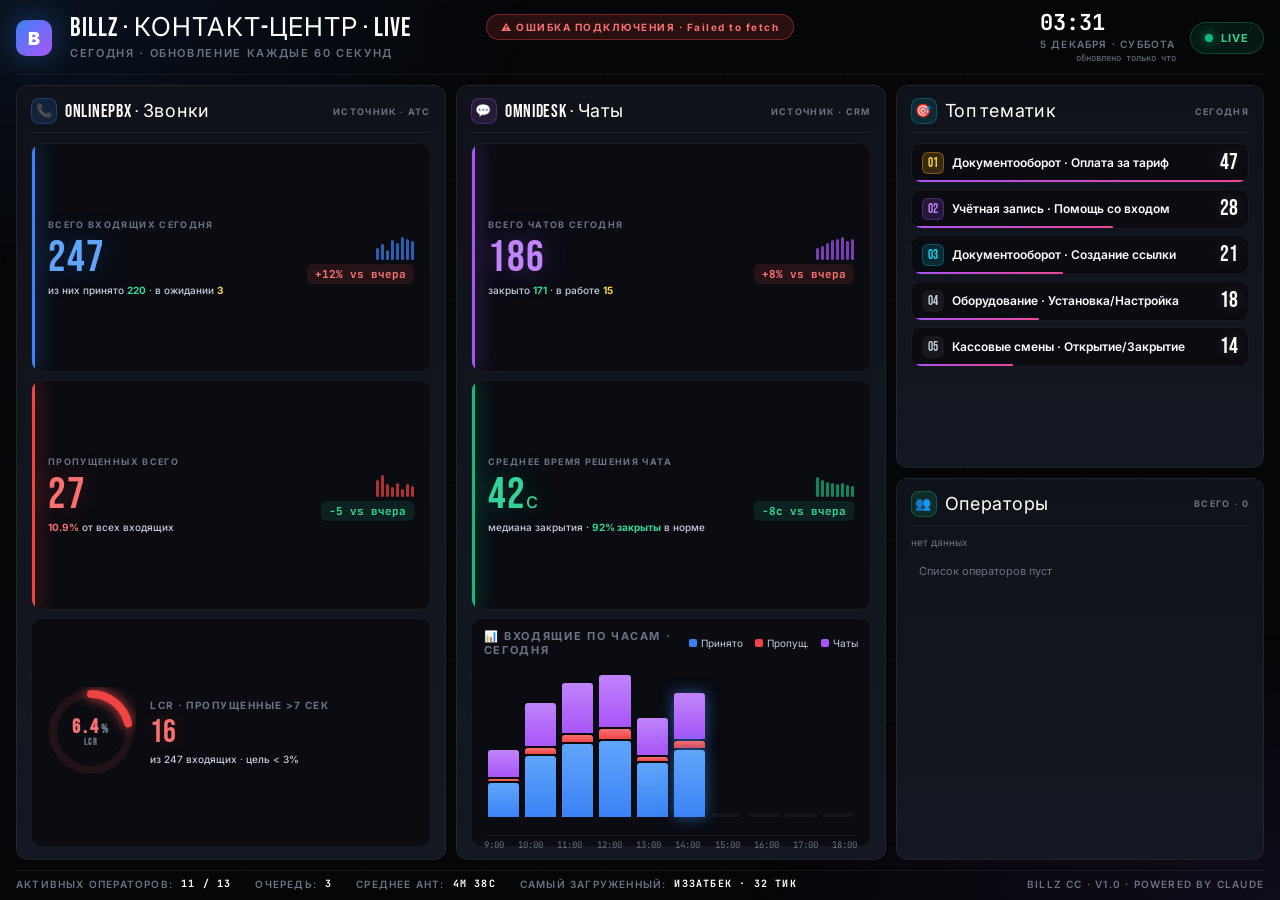
<file: live.html>
<!DOCTYPE html>
<html lang="ru">
<head>
<meta charset="UTF-8">
<meta name="viewport" content="width=device-width, initial-scale=1.0">
<title>BILLZ CC · LIVE</title>
<link rel="preconnect" href="https://fonts.googleapis.com">
<link rel="preconnect" href="https://fonts.gstatic.com" crossorigin>
<link href="https://fonts.googleapis.com/css2?family=Bebas+Neue&family=Inter:wght@400;600;700;800;900&family=JetBrains+Mono:wght@400;500;700&display=swap" rel="stylesheet">
<style>
:root {
  --bg: #050608;
  --bg2: #0A0C12;
  --card: #0F1218;
  --card-2: #141822;
  --b1: rgba(255,255,255,0.06);
  --b2: rgba(255,255,255,0.10);
  
  --blue: #3B82F6;
  --blue-glow: #60A5FA;
  --green: #10B981;
  --green-glow: #34D399;
  --red: #EF4444;
  --red-glow: #F87171;
  --amber: #F59E0B;
  --amber-glow: #FCD34D;
  --purple: #A855F7;
  --purple-glow: #C084FC;
  --cyan: #06B6D4;
  --cyan-glow: #22D3EE;
  --pink: #EC4899;
  
  --t1: #FFFFFF;
  --t2: #C7CCD6;
  --t3: #6B7280;
  --t4: #374151;
  
  --display: 'Bebas Neue', 'Inter', sans-serif;
  --sans: 'Inter', sans-serif;
  --mono: 'JetBrains Mono', monospace;
}

* { box-sizing: border-box; margin: 0; padding: 0; }
html, body { height: 100vh; overflow: hidden; }
body {
  background: var(--bg);
  color: var(--t1);
  font-family: var(--sans);
  -webkit-font-smoothing: antialiased;
  position: relative;
}

/* Ambient glow */
body::before {
  content: ''; position: fixed; inset: 0; pointer-events: none; z-index: 0;
  background:
    radial-gradient(ellipse 70% 50% at 0% 0%, rgba(59,130,246,0.10) 0%, transparent 60%),
    radial-gradient(ellipse 70% 50% at 100% 100%, rgba(168,85,247,0.08) 0%, transparent 60%),
    radial-gradient(ellipse 40% 30% at 50% 50%, rgba(6,182,212,0.04) 0%, transparent 70%);
}

/* Grid background */
body::after {
  content: ''; position: fixed; inset: 0; pointer-events: none; z-index: 0;
  background-image:
    linear-gradient(rgba(255,255,255,0.015) 1px, transparent 1px),
    linear-gradient(90deg, rgba(255,255,255,0.015) 1px, transparent 1px);
  background-size: 60px 60px;
  mask-image: radial-gradient(ellipse 100% 100% at center, black 30%, transparent 80%);
}

.wrap {
  position: relative; z-index: 1;
  height: 100vh;
  padding: 12px 16px 10px;
  display: grid;
  grid-template-rows: auto 1fr auto;
  gap: 10px;
}

/* ── HEADER ─────────────────────────────────────────────────────────────── */
.hdr {
  display: flex; align-items: center; justify-content: space-between;
  padding-bottom: 10px;
  border-bottom: 1px solid var(--b1);
}
.hdr-l { display: flex; align-items: center; gap: 18px; }
.hdr-brand {
  width: 36px; height: 36px; border-radius: 10px;
  background: linear-gradient(135deg, var(--blue), var(--purple));
  display: flex; align-items: center; justify-content: center;
  font-weight: 900; font-size: 18px; color: white;
  box-shadow: 0 0 30px rgba(59,130,246,0.4);
}
.hdr-title {
  font-family: var(--display);
  font-size: 26px; letter-spacing: 0.04em;
  color: var(--t1); line-height: 1;
}
.hdr-sub {
  font-size: 11px; color: var(--t3);
  letter-spacing: 0.15em; text-transform: uppercase;
  margin-top: 4px;
  font-weight: 600;
}

.hdr-r { display: flex; align-items: center; gap: 14px; }
.live-pill {
  display: flex; align-items: center; gap: 8px;
  padding: 8px 14px;
  background: rgba(16,185,129,0.10);
  border: 1px solid rgba(16,185,129,0.3);
  border-radius: 20px;
  font-size: 11px; font-weight: 700;
  color: var(--green-glow);
  letter-spacing: 0.1em;
}
.live-dot {
  width: 8px; height: 8px; border-radius: 50%;
  background: var(--green);
  box-shadow: 0 0 12px var(--green);
  animation: pulse 1.6s ease-in-out infinite;
}
@keyframes pulse {
  0%, 100% { opacity: 1; transform: scale(1); }
  50% { opacity: 0.5; transform: scale(1.3); }
}

.hdr-time {
  font-family: var(--mono);
  font-size: 22px; font-weight: 700;
  color: var(--t1); line-height: 1;
}
.hdr-time-d {
  font-size: 10px; color: var(--t3);
  letter-spacing: 0.12em; text-transform: uppercase;
  text-align: right; margin-top: 4px; font-weight: 600;
}

.hdr-refresh {
  font-size: 9px; color: var(--t3);
  text-align: right; margin-top: 2px;
  font-family: var(--mono);
}

/* ── MAIN GRID ──────────────────────────────────────────────────────────── */
.main {
  display: grid;
  grid-template-columns: 1.4fr 1.4fr 1.2fr;
  grid-template-rows: 1fr 1fr;
  gap: 10px;
  min-height: 0;
}

/* ── PBX SECTION (left top) ─────────────────────────────────────────────── */
.sec {
  background: linear-gradient(180deg, var(--card), var(--card-2));
  border: 1px solid var(--b1);
  border-radius: 12px;
  padding: 12px 14px;
  display: flex; flex-direction: column;
  position: relative; overflow: hidden;
}
.sec-pbx { grid-column: 1; grid-row: 1 / 3; }
.sec-omni { grid-column: 2; grid-row: 1 / 3; }
.sec-topics { grid-column: 3; grid-row: 1; min-height: 0; }
.sec-operators { grid-column: 3; grid-row: 2; min-height: 0; }

.sec-hdr {
  display: flex; align-items: center; justify-content: space-between;
  margin-bottom: 10px;
  padding-bottom: 8px;
  border-bottom: 1px solid var(--b1);
}
.sec-title {
  display: flex; align-items: center; gap: 8px;
  font-family: var(--display);
  font-size: 18px; letter-spacing: 0.04em;
  color: var(--t1);
}
.sec-icon {
  width: 26px; height: 26px; border-radius: 8px;
  display: flex; align-items: center; justify-content: center;
  font-size: 13px;
}
.sec-icon.blue { background: rgba(59,130,246,0.15); color: var(--blue-glow); border: 1px solid rgba(59,130,246,0.3); }
.sec-icon.purple { background: rgba(168,85,247,0.15); color: var(--purple-glow); border: 1px solid rgba(168,85,247,0.3); }
.sec-icon.cyan { background: rgba(6,182,212,0.15); color: var(--cyan-glow); border: 1px solid rgba(6,182,212,0.3); }
.sec-source {
  font-size: 9px; color: var(--t3);
  letter-spacing: 0.15em; text-transform: uppercase;
  font-weight: 700;
}

/* ── METRIC BIG ─────────────────────────────────────────────────────────── */
.metric-grid { display: grid; gap: 8px; flex: 1; min-height: 0; }
.metric-grid.cols-1 { grid-template-rows: 1fr 1fr 1fr; }

.metric {
  background: var(--bg2);
  border: 1px solid var(--b1);
  border-radius: 10px;
  padding: 12px 16px;
  display: grid; grid-template-columns: 1fr auto;
  align-items: center; gap: 12px;
  position: relative; overflow: hidden;
  transition: all 0.3s;
}
.metric::before {
  content: ''; position: absolute; left: 0; top: 0; bottom: 0;
  width: 3px; background: var(--accent, var(--blue));
  box-shadow: 0 0 20px var(--accent, var(--blue));
}
.metric-l { min-width: 0; }
.metric-label {
  font-size: 9px; color: var(--t3);
  letter-spacing: 0.15em; text-transform: uppercase;
  font-weight: 700; margin-bottom: 6px;
}
.metric-val {
  font-family: var(--display);
  font-size: 44px; line-height: 1;
  letter-spacing: 0.02em;
  color: var(--accent, var(--blue-glow));
  text-shadow: 0 0 30px var(--accent-glow, rgba(59,130,246,0.4));
  font-weight: 400;
}
.metric-sub {
  font-size: 10px; color: var(--t2);
  margin-top: 4px; font-weight: 500;
}
.metric-trend {
  display: flex; flex-direction: column; align-items: flex-end; gap: 4px;
}
.metric-spark {
  display: flex; align-items: flex-end; gap: 2px;
  height: 28px;
}
.metric-spark span {
  width: 3px; background: var(--accent, var(--blue));
  border-radius: 2px;
  opacity: 0.7;
}
.metric-delta {
  font-family: var(--mono); font-size: 11px;
  padding: 3px 8px; border-radius: 5px;
  font-weight: 700;
}
.metric-delta.up { background: rgba(239,68,68,0.12); color: var(--red-glow); }
.metric-delta.dn { background: rgba(16,185,129,0.12); color: var(--green-glow); }
.metric-delta.neu { background: rgba(107,114,128,0.12); color: var(--t2); }

/* color variants */
.metric.blue { --accent: var(--blue); --accent-glow: rgba(59,130,246,0.4); }
.metric.blue .metric-val { color: var(--blue-glow); }
.metric.red { --accent: var(--red); --accent-glow: rgba(239,68,68,0.4); }
.metric.red .metric-val { color: var(--red-glow); }
.metric.amber { --accent: var(--amber); --accent-glow: rgba(245,158,11,0.4); }
.metric.amber .metric-val { color: var(--amber-glow); }
.metric.purple { --accent: var(--purple); --accent-glow: rgba(168,85,247,0.4); }
.metric.purple .metric-val { color: var(--purple-glow); }
.metric.green { --accent: var(--green); --accent-glow: rgba(16,185,129,0.4); }
.metric.green .metric-val { color: var(--green-glow); }
.metric.cyan { --accent: var(--cyan); --accent-glow: rgba(6,182,212,0.4); }
.metric.cyan .metric-val { color: var(--cyan-glow); }

/* ── LCR CARD with progress ring ────────────────────────────────────────── */
.lcr-card {
  background: var(--bg2);
  border: 1px solid var(--b1);
  border-radius: 10px;
  padding: 12px 14px;
  display: grid; grid-template-columns: auto 1fr; gap: 14px;
  align-items: center; position: relative;
}
.lcr-ring {
  width: 90px; height: 90px;
  position: relative;
}
.lcr-ring svg { transform: rotate(-90deg); }
.lcr-ring-bg { stroke: rgba(239,68,68,0.10); }
.lcr-ring-fg { 
  stroke: var(--red);
  stroke-linecap: round;
  filter: drop-shadow(0 0 6px var(--red));
  transition: stroke-dashoffset 1s ease;
}
.lcr-ring-val {
  position: absolute; inset: 0;
  display: flex; flex-direction: column; align-items: center; justify-content: center;
  font-family: var(--display);
  font-size: 26px; color: var(--red-glow);
  letter-spacing: 0.02em;
}
.lcr-ring-val span {
  font-size: 9px; color: var(--t3);
  letter-spacing: 0.15em; font-weight: 700;
  margin-top: -2px;
}
.lcr-r { flex: 1; min-width: 0; }
.lcr-label {
  font-size: 10px; color: var(--t3);
  letter-spacing: 0.15em; text-transform: uppercase;
  font-weight: 700; margin-bottom: 6px;
}
.lcr-num {
  font-family: var(--display);
  font-size: 32px; line-height: 1;
  color: var(--red-glow);
  margin-bottom: 4px;
  text-shadow: 0 0 24px rgba(239,68,68,0.3);
}
.lcr-desc {
  font-size: 10px; color: var(--t2);
  font-weight: 500;
}

/* ── HOURLY CHART ───────────────────────────────────────────────────────── */
.chart-card {
  background: var(--bg2);
  border: 1px solid var(--b1);
  border-radius: 10px;
  padding: 10px 12px;
  display: flex; flex-direction: column;
  flex: 1; min-height: 0;
}
.chart-hdr {
  display: flex; align-items: center; justify-content: space-between;
  margin-bottom: 10px;
}
.chart-title {
  font-size: 11px; color: var(--t3);
  letter-spacing: 0.15em; text-transform: uppercase;
  font-weight: 700;
}
.chart-legend {
  display: flex; gap: 12px; font-size: 10px;
}
.chart-legend span {
  display: flex; align-items: center; gap: 4px;
  color: var(--t2);
}
.chart-legend i {
  width: 8px; height: 8px; border-radius: 2px;
  display: inline-block;
}
.chart-body {
  flex: 1; min-height: 0;
  display: flex; align-items: flex-end; gap: 6px;
  padding: 8px 4px 18px;
  border-bottom: 1px solid var(--b1);
  position: relative;
}
.chart-bar {
  flex: 1; height: 100%;
  display: flex; flex-direction: column; justify-content: flex-end;
  gap: 2px;
  position: relative;
}
.chart-bar-stack {
  width: 100%;
  border-radius: 3px 3px 0 0;
  transition: all 0.3s;
  position: relative;
}
.chart-bar-stack.calls { background: linear-gradient(180deg, var(--blue-glow), var(--blue)); }
.chart-bar-stack.missed { background: linear-gradient(180deg, var(--red-glow), var(--red)); }
.chart-bar-stack.now {
  box-shadow: 0 0 14px rgba(59,130,246,0.6);
  animation: pulse-bar 2s ease-in-out infinite;
}
@keyframes pulse-bar {
  0%, 100% { opacity: 1; }
  50% { opacity: 0.85; }
}
.chart-x {
  position: absolute; bottom: -16px; left: 0; right: 0;
  display: flex; justify-content: space-between;
  font-family: var(--mono); font-size: 9px;
  color: var(--t3);
}

/* ── TOPICS LIST ────────────────────────────────────────────────────────── */
.topic-list {
  display: flex; flex-direction: column;
  gap: 6px;
  flex: 1; min-height: 0;
  overflow: hidden;
}
.topic {
  display: grid;
  grid-template-columns: 22px 1fr auto;
  gap: 8px;
  align-items: center;
  padding: 8px 10px;
  background: var(--bg2);
  border: 1px solid var(--b1);
  border-radius: 10px;
  position: relative; overflow: hidden;
}
.topic-rank {
  width: 22px; height: 22px;
  border-radius: 6px;
  display: flex; align-items: center; justify-content: center;
  font-family: var(--display);
  font-size: 13px;
  background: rgba(255,255,255,0.05);
  color: var(--t2);
}
.topic.t1 .topic-rank { background: rgba(245,158,11,0.20); color: var(--amber-glow); border: 1px solid rgba(245,158,11,0.4); }
.topic.t2 .topic-rank { background: rgba(168,85,247,0.18); color: var(--purple-glow); border: 1px solid rgba(168,85,247,0.3); }
.topic.t3 .topic-rank { background: rgba(6,182,212,0.18); color: var(--cyan-glow); border: 1px solid rgba(6,182,212,0.3); }
.topic-name {
  font-size: 12px; font-weight: 600; color: var(--t1);
  line-height: 1.3;
}
.topic-cnt {
  font-family: var(--display);
  font-size: 22px;
  color: var(--t1);
  text-shadow: 0 0 16px rgba(255,255,255,0.2);
  line-height: 1;
}
.topic-bar {
  position: absolute; bottom: 0; left: 0;
  height: 2px; 
  background: linear-gradient(90deg, var(--purple), var(--pink));
  border-radius: 1px;
}

/* ── OPERATORS LIST ─────────────────────────────────────────────────────── */
.op-summary {
  display: flex; gap: 6px; flex-wrap: wrap;
  margin-bottom: 8px;
}
.op-chip {
  display: inline-flex; align-items: center; gap: 5px;
  padding: 3px 8px;
  border-radius: 10px;
  font-size: 9px; font-weight: 700;
  letter-spacing: 0.08em; text-transform: uppercase;
  border: 1px solid;
}
.op-chip-dot { width: 6px; height: 6px; border-radius: 50%; }
.op-chip.online { background: rgba(16,185,129,0.10); border-color: rgba(16,185,129,0.3); color: var(--green-glow); }
.op-chip.online .op-chip-dot { background: var(--green); box-shadow: 0 0 6px var(--green); }
.op-chip.break { background: rgba(245,158,11,0.10); border-color: rgba(245,158,11,0.3); color: var(--amber-glow); }
.op-chip.break .op-chip-dot { background: var(--amber); }
.op-chip.training { background: rgba(168,85,247,0.10); border-color: rgba(168,85,247,0.3); color: var(--purple-glow); }
.op-chip.training .op-chip-dot { background: var(--purple); }
.op-chip.other { background: rgba(107,114,128,0.10); border-color: rgba(107,114,128,0.3); color: var(--t2); }
.op-chip.other .op-chip-dot { background: var(--t3); }

.op-list {
  display: grid; gap: 4px;
  flex: 1; min-height: 0;
  overflow: hidden;
  align-content: start;
}
.op-row {
  display: grid; grid-template-columns: 8px 1fr auto;
  align-items: center; gap: 8px;
  padding: 5px 9px;
  background: var(--bg2);
  border: 1px solid var(--b1);
  border-radius: 6px;
  font-size: 11px;
}
.op-row-dot { width: 8px; height: 8px; border-radius: 50%; }
.op-row.online .op-row-dot { background: var(--green); box-shadow: 0 0 8px var(--green); }
.op-row.break .op-row-dot { background: var(--amber); box-shadow: 0 0 6px var(--amber); }
.op-row.training .op-row-dot { background: var(--purple); box-shadow: 0 0 6px var(--purple); }
.op-row.other .op-row-dot { background: var(--t3); }
.op-row-name { color: var(--t1); font-weight: 600; white-space: nowrap; overflow: hidden; text-overflow: ellipsis; }
.op-row-status {
  font-size: 9px; letter-spacing: 0.1em; text-transform: uppercase;
  font-weight: 700; opacity: 0.7;
}
.op-row.online .op-row-status { color: var(--green-glow); }
.op-row.break .op-row-status { color: var(--amber-glow); }
.op-row.training .op-row-status { color: var(--purple-glow); }
.op-row.other .op-row-status { color: var(--t3); }

/* ── FOOTER ─────────────────────────────────────────────────────────────── */
.ftr {
  display: flex; align-items: center; justify-content: space-between;
  padding-top: 6px;
  border-top: 1px solid var(--b1);
  font-size: 10px; color: var(--t3);
  letter-spacing: 0.12em; text-transform: uppercase;
  font-weight: 600;
}
.ftr-l { display: flex; gap: 24px; align-items: center; }
.ftr-stat { display: flex; align-items: center; gap: 8px; }
.ftr-stat-v { color: var(--t1); font-family: var(--mono); font-weight: 700; }

/* Demo-mode badge */
.demo-badge {
  position: fixed; top: 14px; right: 50%; transform: translateX(50%);
  z-index: 100;
  padding: 6px 14px;
  background: rgba(245,158,11,0.15);
  border: 1px solid rgba(245,158,11,0.4);
  border-radius: 20px;
  font-size: 10px; font-weight: 700;
  color: var(--amber-glow);
  letter-spacing: 0.15em;
}
</style>
</head>
<body>

<div class="demo-badge">⚠️ DEMO · ДАННЫЕ ТЕСТОВЫЕ · API НЕ ПОДКЛЮЧЁН</div>

<div class="wrap">
  
  <!-- ── HEADER ── -->
  <div class="hdr">
    <div class="hdr-l">
      <div class="hdr-brand">B</div>
      <div>
        <div class="hdr-title">BILLZ · КОНТАКТ-ЦЕНТР · LIVE</div>
        <div class="hdr-sub" id="hdrSub">сегодня · обновление каждые 60 секунд</div>
      </div>
    </div>
    <div class="hdr-r">
      <div>
        <div class="hdr-time" id="liveClock">14:28</div>
        <div class="hdr-time-d" id="liveDate">12 МАЯ · ПОНЕДЕЛЬНИК</div>
        <div class="hdr-refresh">обновлено <span id="refreshAgo">только что</span></div>
      </div>
      <div class="live-pill">
        <span class="live-dot"></span>
        <span>LIVE</span>
      </div>
    </div>
  </div>

  <!-- ── MAIN GRID ── -->
  <div class="main">
    
    <!-- ─── PBX SECTION ─── -->
    <div class="sec sec-pbx">
      <div class="sec-hdr">
        <div class="sec-title">
          <div class="sec-icon blue">📞</div>
          <span>OnlinePBX · Звонки</span>
        </div>
        <div class="sec-source">источник · АТС</div>
      </div>

      <div class="metric-grid cols-1">
        <div class="metric blue">
          <div class="metric-l">
            <div class="metric-label">Всего входящих сегодня</div>
            <div class="metric-val" id="vIncoming">247</div>
            <div class="metric-sub">из них принято <span id="vAnswered" style="color:var(--green-glow);font-weight:700">220</span> · в ожидании <span id="vWaiting" style="color:var(--amber-glow);font-weight:700">3</span></div>
          </div>
          <div class="metric-trend">
            <div class="metric-spark" id="sparkIncoming"></div>
            <div class="metric-delta up" id="dIncoming">+12% vs вчера</div>
          </div>
        </div>

        <div class="metric red">
          <div class="metric-l">
            <div class="metric-label">Пропущенных всего</div>
            <div class="metric-val" id="vMissed">27</div>
            <div class="metric-sub"><span id="vMissedPct" style="color:var(--red-glow);font-weight:700">10.9%</span> от всех входящих</div>
          </div>
          <div class="metric-trend">
            <div class="metric-spark" id="sparkMissed"></div>
            <div class="metric-delta dn" id="dMissed">−5 vs вчера</div>
          </div>
        </div>

        <div class="lcr-card">
          <div class="lcr-ring">
            <svg width="90" height="90">
              <circle class="lcr-ring-bg" cx="45" cy="45" r="38" fill="none" stroke-width="8"></circle>
              <circle class="lcr-ring-fg" id="lcrRing" cx="45" cy="45" r="38" fill="none" stroke-width="8" 
                      stroke-dasharray="238.76" stroke-dashoffset="223.4"></circle>
            </svg>
            <div class="lcr-ring-val">
              <span id="vLcrPct" style="font-size:20px;color:var(--red-glow)">0<span style="font-size:12px">%</span></span>
              <span>LCR</span>
            </div>
          </div>
          <div class="lcr-r">
            <div class="lcr-label">LCR · пропущенные &gt;7 сек</div>
            <div class="lcr-num" id="vLcr7">0</div>
            <div class="lcr-desc">из <span id="vLcrTotal">0</span> входящих · цель &lt; 3%</div>
          </div>
        </div>
      </div>
    </div>

    <!-- ─── OMNIDESK SECTION ─── -->
    <div class="sec sec-omni">
      <div class="sec-hdr">
        <div class="sec-title">
          <div class="sec-icon purple">💬</div>
          <span>Omnidesk · Чаты</span>
        </div>
        <div class="sec-source">источник · CRM</div>
      </div>

      <div class="metric-grid cols-1">
        <div class="metric purple">
          <div class="metric-l">
            <div class="metric-label">Всего чатов сегодня</div>
            <div class="metric-val" id="vChats">186</div>
            <div class="metric-sub">закрыто <span id="vClosed" style="color:var(--green-glow);font-weight:700">171</span> · в работе <span id="vOpen" style="color:var(--amber-glow);font-weight:700">15</span></div>
          </div>
          <div class="metric-trend">
            <div class="metric-spark" id="sparkChats"></div>
            <div class="metric-delta up" id="dChats">+8% vs вчера</div>
          </div>
        </div>

        <div class="metric green">
          <div class="metric-l">
            <div class="metric-label">Среднее время решения чата</div>
            <div class="metric-val" id="vFrt">42<span style="font-size:32px">с</span></div>
            <div class="metric-sub">медиана закрытия · <span id="vSlaPct" style="color:var(--green-glow);font-weight:700">89.2%</span> в норме</div>
          </div>
          <div class="metric-trend">
            <div class="metric-spark" id="sparkFrt"></div>
            <div class="metric-delta dn" id="dFrt">−8с vs вчера</div>
          </div>
        </div>

        <!-- HOURLY CHART -->
        <div class="chart-card">
          <div class="chart-hdr">
            <div class="chart-title">📊 ВХОДЯЩИЕ ПО ЧАСАМ · СЕГОДНЯ</div>
            <div class="chart-legend">
              <span><i style="background:var(--blue)"></i>Принято</span>
              <span><i style="background:var(--red)"></i>Пропущ.</span>
              <span><i style="background:var(--purple)"></i>Чаты</span>
            </div>
          </div>
          <div class="chart-body" id="chartHourly"></div>
        </div>
      </div>
    </div>

    <!-- ─── TOPICS SECTION ─── -->
    <div class="sec sec-topics">
      <div class="sec-hdr">
        <div class="sec-title">
          <div class="sec-icon cyan">🎯</div>
          <span>Топ тематик</span>
        </div>
        <div class="sec-source">сегодня</div>
      </div>
      <div class="topic-list" id="topicsList">
        <!-- filled by JS -->
      </div>
    </div>
    
    <!-- ─── OPERATORS SECTION ─── -->
    <div class="sec sec-operators">
      <div class="sec-hdr">
        <div class="sec-title">
          <div class="sec-icon" style="background:rgba(16,185,129,0.15);color:var(--green-glow);border:1px solid rgba(16,185,129,0.3)">👥</div>
          <span>Операторы</span>
        </div>
        <div class="sec-source" id="opSummaryBadge">—</div>
      </div>
      <div class="op-summary" id="opSummary">
        <!-- filled by JS -->
      </div>
      <div class="op-list" id="opList">
        <!-- filled by JS -->
      </div>
    </div>
  </div>

  <!-- ── FOOTER ── -->
  <div class="ftr">
    <div class="ftr-l">
      <div class="ftr-stat">
        <span>Активных операторов:</span>
        <span class="ftr-stat-v" id="fOps">11 / 13</span>
      </div>
      <div class="ftr-stat">
        <span>Очередь:</span>
        <span class="ftr-stat-v" id="fQueue">3</span>
      </div>
      <div class="ftr-stat">
        <span>Среднее AHT:</span>
        <span class="ftr-stat-v" id="fAht">4м 38с</span>
      </div>
      <div class="ftr-stat">
        <span>Самый загруженный:</span>
        <span class="ftr-stat-v" id="fTopOp">Иззатбек · 32 тик</span>
      </div>
    </div>
    <div>BILLZ CC · v1.0 · powered by Claude</div>
  </div>

</div>

<script>
// ════════════════════════════════════════════════════════════════════════════
// DEMO DATA — заглушки. Когда подключим API, заменим на fetch к Worker.
// ════════════════════════════════════════════════════════════════════════════

const MOCK = {
  pbx: {
    incoming_total: 247,
    answered: 220,
    waiting: 3,
    missed_total: 27,
    missed_7sec: 16,
    lcr_pct: 6.4,
  },
  omni: {
    chats_total: 186,
    closed: 171,
    open: 15,
    avg_frt_sec: 42,
    sla_pct: 89.2,
  },
  hourly: [
    // hour, calls, missed, chats
    [9,  18, 1, 14],
    [10, 32, 3, 22],
    [11, 38, 4, 26],
    [12, 41, 5, 28],
    [13, 28, 2, 19],
    [14, 35, 4, 24],  // CURRENT HOUR
    [15, 0, 0, 0],
    [16, 0, 0, 0],
    [17, 0, 0, 0],
    [18, 0, 0, 0],
  ],
  topics: [
    {name: 'Документооборот · Оплата за тариф', count: 47},
    {name: 'Учётная запись · Помощь со входом', count: 28},
    {name: 'Документооборот · Создание ссылки',  count: 21},
    {name: 'Оборудование · Установка/Настройка', count: 18},
    {name: 'Кассовые смены · Открытие/Закрытие', count: 14},
  ],
  team: {
    active_ops: 11,
    total_ops: 13,
    queue: 3,
    avg_aht_sec: 278, // 4м 38с
    top_op: { name: 'Иззатбек', tickets: 32 },
  },
  operators: {
    list: [],
    status_summary: {},
    total: 0,
  },
};

const CURRENT_HOUR = 14; // for highlighting

// ── RENDER ──────────────────────────────────────────────────────────────────

function fmt(n) { return n.toLocaleString('ru'); }

function renderClock() {
  const now = new Date();
  const hh = String(now.getHours()).padStart(2,'0');
  const mm = String(now.getMinutes()).padStart(2,'0');
  document.getElementById('liveClock').textContent = `${hh}:${mm}`;
  
  const days = ['ВОСКРЕСЕНЬЕ','ПОНЕДЕЛЬНИК','ВТОРНИК','СРЕДА','ЧЕТВЕРГ','ПЯТНИЦА','СУББОТА'];
  const months = ['ЯНВАРЯ','ФЕВРАЛЯ','МАРТА','АПРЕЛЯ','МАЯ','ИЮНЯ','ИЮЛЯ','АВГУСТА','СЕНТЯБРЯ','ОКТЯБРЯ','НОЯБРЯ','ДЕКАБРЯ'];
  document.getElementById('liveDate').textContent = 
    `${now.getDate()} ${months[now.getMonth()]} · ${days[now.getDay()]}`;
}

function renderPBX() {
  const p = MOCK.pbx;
  document.getElementById('vIncoming').textContent = fmt(p.incoming_total);
  document.getElementById('vAnswered').textContent = fmt(p.answered);
  document.getElementById('vWaiting').textContent = fmt(p.waiting);
  document.getElementById('vMissed').textContent = fmt(p.missed_total);
  document.getElementById('vMissedPct').textContent = (p.missed_total / p.incoming_total * 100).toFixed(1) + '%';
  document.getElementById('vLcr7').textContent = fmt(p.missed_7sec);
  
  // Update LCR percentage in the center of the ring
  document.getElementById('vLcrPct').innerHTML = `${p.lcr_pct}<span style="font-size:12px">%</span>`;
  // Update "из X входящих" description
  document.getElementById('vLcrTotal').textContent = fmt(p.incoming_total);
  
  // LCR ring (circumference = 2*pi*38 = 238.76)
  const circ = 238.76;
  const lcrFill = circ * (1 - Math.min(p.lcr_pct/30, 1));
  document.getElementById('lcrRing').setAttribute('stroke-dashoffset', lcrFill);
}

function renderOmni() {
  const o = MOCK.omni;
  document.getElementById('vChats').textContent = fmt(o.chats_total);
  document.getElementById('vClosed').textContent = fmt(o.closed);
  document.getElementById('vOpen').textContent = fmt(o.open);
  // FRT in seconds for short, in minutes for long
    const frtSec = o.avg_frt_sec || 0;
    const frtDisplay = frtSec < 120 
      ? `${frtSec}<span style="font-size:22px">с</span>`
      : `${Math.round(frtSec/60)}<span style="font-size:22px">м</span>`;
    document.getElementById('vFrt').innerHTML = frtDisplay;
  const closedPct = o.chats_total > 0 ? Math.round(o.closed / o.chats_total * 100) : 0; document.getElementById('vSlaPct').textContent = closedPct + '% закрыты';
}

function renderTopics() {
  const total = MOCK.topics.reduce((s,t)=>s+t.count, 0);
  const maxC = Math.max(...MOCK.topics.map(t=>t.count));
  document.getElementById('topicsList').innerHTML = MOCK.topics.map((t, i) => {
    const widthPct = Math.round(t.count / maxC * 100);
    return `
      <div class="topic t${i+1<=3?i+1:'4'}">
        <div class="topic-rank">${String(i+1).padStart(2,'0')}</div>
        <div class="topic-name">${t.name}</div>
        <div class="topic-cnt">${t.count}</div>
        <div class="topic-bar" style="width:${widthPct}%"></div>
      </div>`;
  }).join('');
}

function statusKind(statusName) {
  const n = (statusName || '').toLowerCase();
  if (n.includes('онлайн')) return 'online';
  if (n.includes('перерыв')) return 'break';
  if (n.includes('обед')) return 'break';
  if (n.includes('обучен')) return 'training';
  if (n.includes('не в сети') || n.includes('offline')) return 'other';
  return 'other';
}

function renderOperators() {
  const ops = MOCK.operators || { list: [], status_summary: {}, total: 0 };
  // Summary chips
  const sumEl = document.getElementById('opSummary');
  const summaryEntries = Object.entries(ops.status_summary || {});
  if (summaryEntries.length === 0) {
    sumEl.innerHTML = '<span style="color:var(--t3);font-size:10px">нет данных</span>';
  } else {
    sumEl.innerHTML = summaryEntries.map(([status, count]) => {
      const kind = statusKind(status);
      return `<span class="op-chip ${kind}"><span class="op-chip-dot"></span>${status} · ${count}</span>`;
    }).join('');
  }
  document.getElementById('opSummaryBadge').textContent = `всего · ${ops.total || 0}`;
  
  // Detailed list — show first 12 (fits in column)
  const listEl = document.getElementById('opList');
  if (!ops.list || ops.list.length === 0) {
    listEl.innerHTML = '<div style="color:var(--t3);font-size:11px;padding:8px">Список операторов пуст</div>';
    return;
  }
  listEl.innerHTML = ops.list.slice(0, 12).map(op => {
    const kind = statusKind(op.status);
    return `
      <div class="op-row ${kind}">
        <div class="op-row-dot"></div>
        <div class="op-row-name">${op.name}</div>
        <div class="op-row-status">${op.status}</div>
      </div>`;
  }).join('');
}

function renderHourly() {
  const data = MOCK.hourly;
  const maxV = Math.max(...data.map(([h,c,m,ch]) => c+m+ch));
  
  document.getElementById('chartHourly').innerHTML = data.map(([h,calls,missed,chats]) => {
    const isCurrent = h === CURRENT_HOUR;
    const total = calls + missed + chats;
    const callsH = total > 0 ? Math.round(calls / maxV * 100) : 0;
    const missedH = total > 0 ? Math.round(missed / maxV * 100) : 0;
    const chatsH = total > 0 ? Math.round(chats / maxV * 100) : 0;
    const empty = total === 0;
    return `
      <div class="chart-bar" title="${h}:00 — ${total} обращ.">
        ${empty ? '<div style="width:100%;height:4px;background:rgba(255,255,255,0.04);border-radius:2px"></div>' : `
          <div class="chart-bar-stack chats ${isCurrent?'now':''}" style="height:${chatsH}%;background:linear-gradient(180deg,var(--purple-glow),var(--purple))"></div>
          <div class="chart-bar-stack missed ${isCurrent?'now':''}" style="height:${missedH}%"></div>
          <div class="chart-bar-stack calls ${isCurrent?'now':''}" style="height:${callsH}%"></div>
        `}
      </div>`;
  }).join('') + 
  '<div class="chart-x">' + data.map(([h]) => `<span>${h}:00</span>`).join('') + '</div>';
}

function renderSparks() {
  // simple random-ish sparklines
  const makeSpark = (vals, color) => vals.map(v => 
    `<span style="height:${v}%;background:${color}"></span>`
  ).join('');
  
  const sample = [40, 55, 35, 70, 60, 80, 75, 65];
  document.getElementById('sparkIncoming').innerHTML = makeSpark(sample, 'var(--blue)');
  document.getElementById('sparkMissed').innerHTML = makeSpark([60, 80, 45, 35, 50, 30, 45, 40], 'var(--red)');
  document.getElementById('sparkChats').innerHTML = makeSpark([40, 50, 60, 70, 75, 80, 65, 75], 'var(--purple)');
  document.getElementById('sparkFrt').innerHTML = makeSpark([70, 60, 55, 50, 45, 50, 42, 40], 'var(--green)');
}

function renderFooter() {
  const t = MOCK.team;
  document.getElementById('fOps').textContent = `${t.active_ops} / ${t.total_ops}`;
  document.getElementById('fQueue').textContent = fmt(t.queue);
  const m = Math.floor(t.avg_aht_sec / 60), s = t.avg_aht_sec % 60;
  document.getElementById('fAht').textContent = `${m}м ${s}с`;
  document.getElementById('fTopOp').textContent = `${t.top_op.name} · ${t.top_op.tickets} тик`;
}

// ── REFRESH LOGIC ───────────────────────────────────────────────────────────

let lastUpdate = new Date();

function updateRefreshLabel() {
  const sec = Math.floor((new Date() - lastUpdate) / 1000);
  let txt;
  if (sec < 5) txt = 'только что';
  else if (sec < 60) txt = `${sec} сек назад`;
  else txt = `${Math.floor(sec/60)} мин назад`;
  document.getElementById('refreshAgo').textContent = txt;
}

// ════════════════════════════════════════════════════════════════════════════
// ⚙️ CONFIG — после деплоя Worker'а замени URL ниже на свой
// ════════════════════════════════════════════════════════════════════════════
const WORKER_URL = 'https://billz-cc-live.odilovvxurshid.workers.dev/api/live';
const USE_MOCK = false; // ← поставь true чтобы видеть демо-данные без подключения

async function refresh() {
  if (USE_MOCK) {
    // Demo mode — random drift
    MOCK.pbx.incoming_total += Math.floor(Math.random() * 3);
    MOCK.pbx.answered += Math.floor(Math.random() * 3);
    if (Math.random() > 0.7) MOCK.pbx.missed_total += 1;
    if (Math.random() > 0.5) MOCK.omni.chats_total += Math.floor(Math.random() * 2);
    MOCK.pbx.missed_7sec = Math.round(MOCK.pbx.missed_total * 0.59);
    MOCK.pbx.lcr_pct = Math.round(MOCK.pbx.missed_7sec / MOCK.pbx.incoming_total * 1000) / 10;
    renderPBX();
    renderOmni();
    lastUpdate = new Date();
    updateRefreshLabel();
    return;
  }
  
  try {
    const r = await fetch(WORKER_URL);
    if (!r.ok) throw new Error(`HTTP ${r.status}`);
    const data = await r.json();
    
    if (data.pbx && !data.pbx._error) {
      MOCK.pbx = {
        incoming_total: data.pbx.incoming_total,
        answered: data.pbx.answered,
        waiting: data.pbx.waiting || 0,
        missed_total: data.pbx.missed_total,
        missed_7sec: data.pbx.missed_7sec,
        lcr_pct: data.pbx.lcr_pct,
      };
      MOCK.team.avg_aht_sec = data.pbx.avg_aht_sec || MOCK.team.avg_aht_sec;
    } else if (data.pbx?._error) {
      console.warn('PBX error:', data.pbx._error);
    }
    
    if (data.omni && !data.omni._error) {
      MOCK.omni = {
        chats_total: data.omni.chats_total,
        closed: data.omni.closed,
        open: data.omni.open,
        avg_frt_sec: data.omni.avg_frt_sec,
        sla_pct: data.omni.sla_pct,
      };
      if (data.omni.topics && data.omni.topics.length) {
        MOCK.topics = data.omni.topics;
      }
      // Update team metrics from Omnidesk
      if (data.omni.top_op) {
        MOCK.team.top_op = data.omni.top_op;
      }
      if (typeof data.omni.active_ops === 'number') {
        MOCK.team.active_ops = data.omni.active_ops;
        MOCK.team.total_ops = data.omni.active_ops; // simple — show "X / X"
      }
    } else if (data.omni?._error) {
      console.warn('Omnidesk error:', data.omni._error);
    }
    
    if (data.hourly && data.hourly.length) {
      MOCK.hourly = data.hourly.map(h => [h.hour, h.calls, h.missed, h.chats]);
    }
    
    if (data.operators) {
      MOCK.operators = data.operators;
    }
    
    renderPBX();
    renderOmni();
    renderTopics();
    renderOperators();
    renderHourly();
    renderFooter();
    
    // Hide demo badge on first successful fetch
    const badge = document.querySelector('.demo-badge');
    if (badge) badge.style.display = 'none';
    
    lastUpdate = new Date();
    updateRefreshLabel();
  } catch (e) {
    console.error('Refresh failed:', e);
    const badge = document.querySelector('.demo-badge');
    if (badge) {
      badge.style.display = 'block';
      badge.style.background = 'rgba(239,68,68,0.15)';
      badge.style.borderColor = 'rgba(239,68,68,0.4)';
      badge.style.color = 'var(--red-glow)';
      badge.textContent = '⚠️ ОШИБКА ПОДКЛЮЧЕНИЯ · ' + e.message;
    }
  }
}

// ── INIT ───────────────────────────────────────────────────────────────────

renderClock();
renderPBX();
renderOmni();
renderTopics();
renderOperators();
renderHourly();
renderSparks();
renderFooter();

setInterval(renderClock, 30 * 1000);     // clock every 30 sec
setInterval(updateRefreshLabel, 5 * 1000); // refresh label every 5 sec
setInterval(refresh, 60 * 1000);          // data every 60 sec
refresh(); // immediate first fetch
</script>

</body>
</html>
</file>
